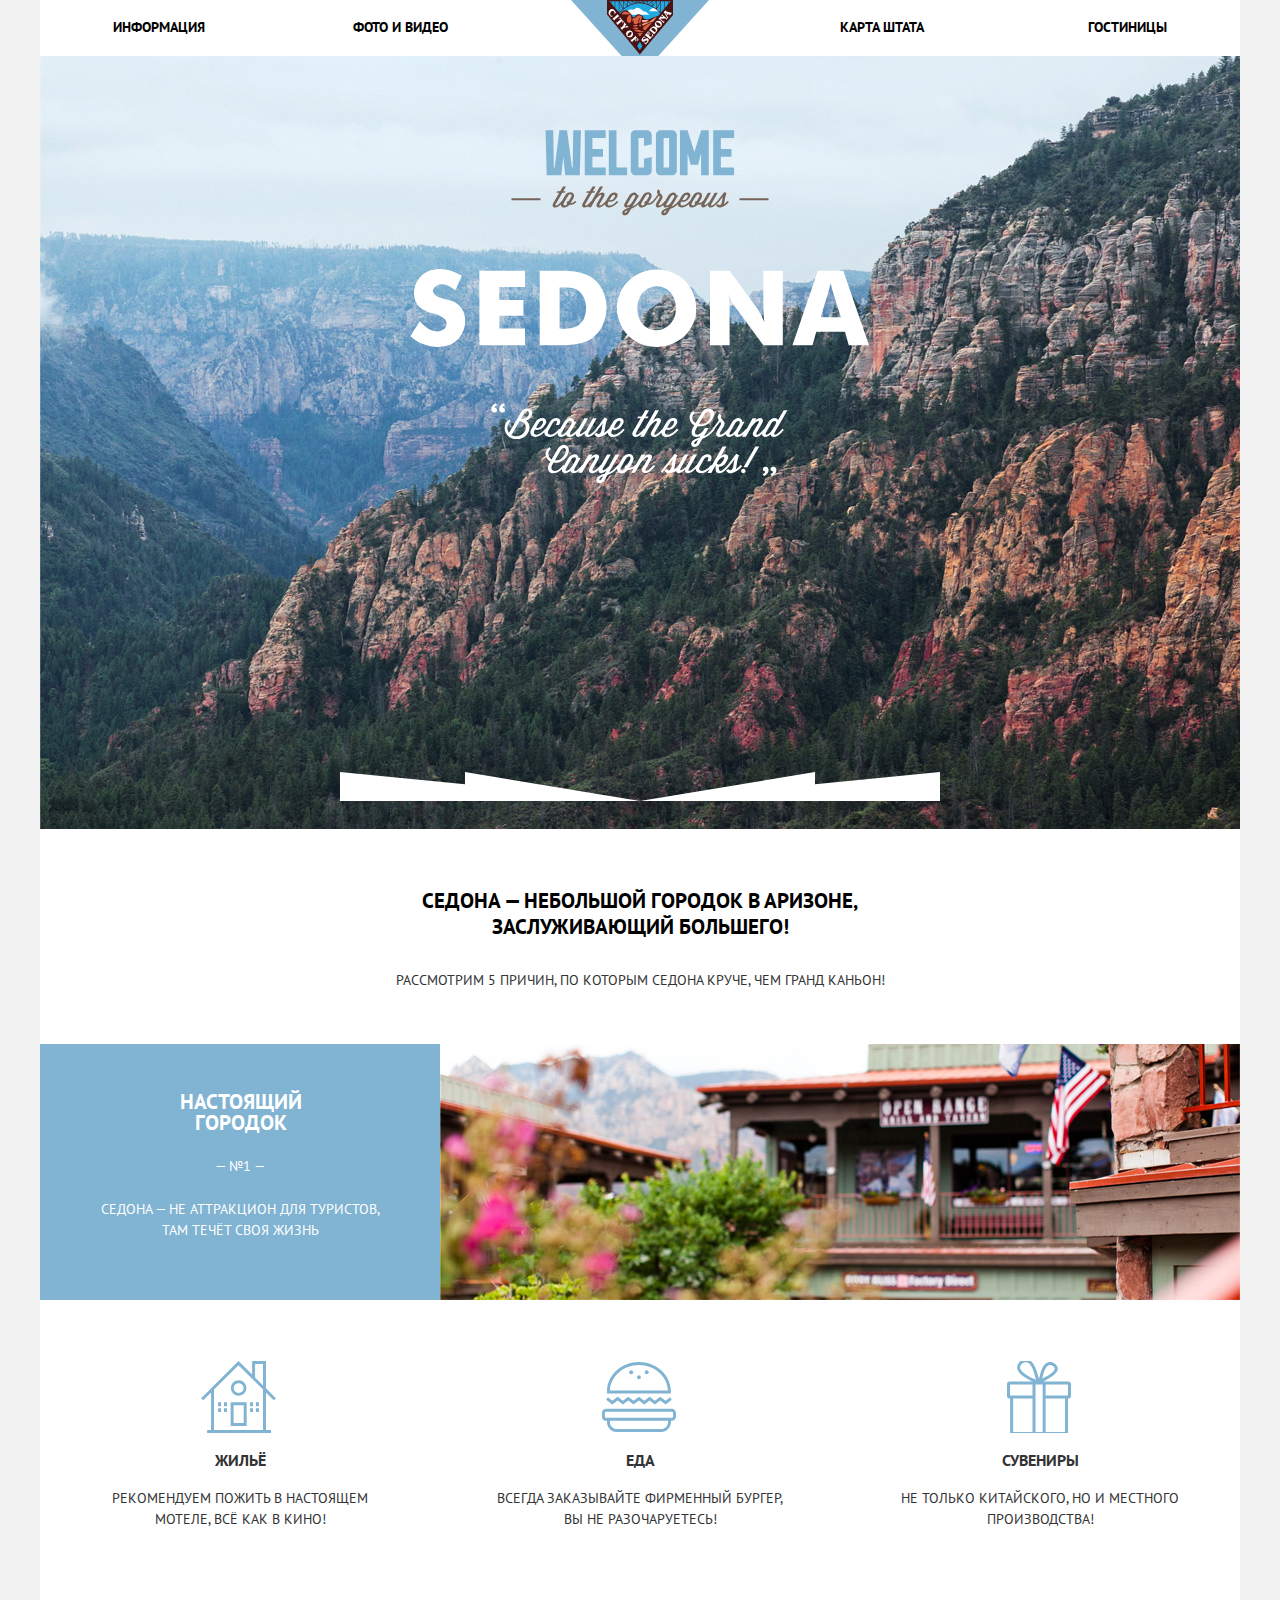
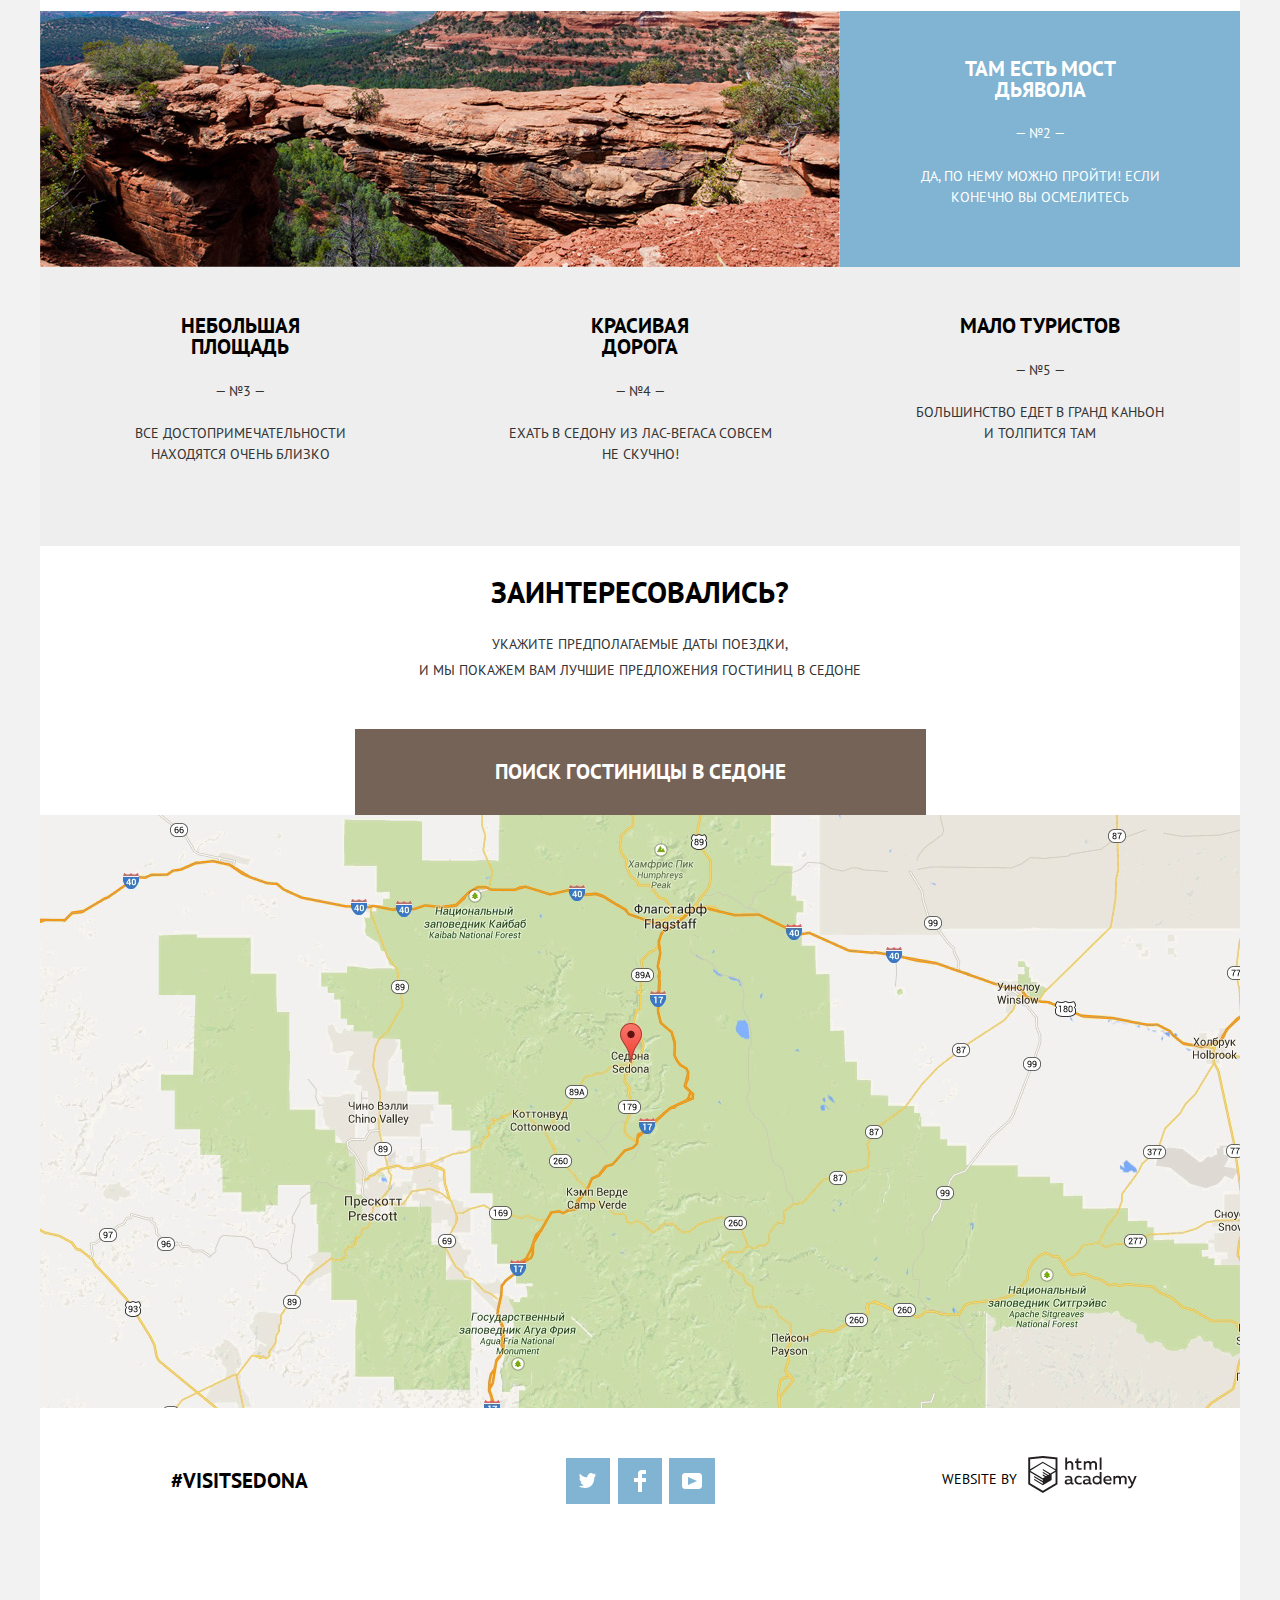
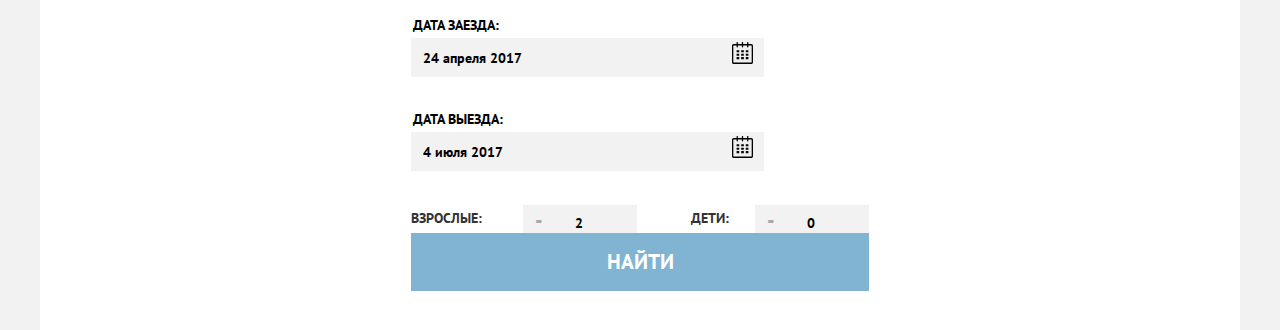
<file: index.html>
<!DOCTYPE html>
<html lang="ru">
  <head>
    <meta charset="utf-8">
    <title>HTML Academy: Седона</title>
    <link href="https://fonts.googleapis.com/css?family=PT+Sans:400,700&amp;subset=cyrillic" rel="stylesheet">
    <link rel="stylesheet" type="text/css" href="css/normalize.css" />
    <link rel="stylesheet" type="text/css" href="css/style.css" />
  </head>
  <body>
<!--      <img class="img-background-absolute" src="img/sedona-index-1200.jpg" alt="">-->
      <div class="big-container">
        <header class="main-header">
          <a class="main-logo"><img src="img/logo-sedona.svg" width="140" height="70" alt="Логотип сайта Седона"></a>
          <nav class="main-navigation">
            <ul class="site-navigation">
              <li class="site-navigation-all site-navigation-info"><a href="info.html">Информация</a></li>
              <li class="site-navigation-all site-navigation-foto"><a href="foto-video.html">Фото и видео</a></li>
              <li class="site-navigation-all site-navigation-map"><a href="map.html">Карта штата</a></li>
              <li class="site-navigation-all site-navigation-hotels"><a href="inner.html">Гостиницы</a></li>
            </ul>  
          </nav>
        </header>
        <main class="container">
          <img class="main-image" src="img/background.jpg" alt="">
          <img class="welcome" src="img/intro-welcome.svg" alt="">
          <img class="white-mask" src="img/intro-mask.svg" alt="">
          <!--- <div class="background-mountain">
            <div class="background-welcome">
              <div class="background-white"></div>
            </div>
          </div> -->
          <div class="container-topic">
            <h1 class="visually-hidden">
              Sedona
            </h1>
            <p class="topic topic1">Седона — небольшой городок в Аризоне, заслуживающий большего!</p>
            <p class="topic-small">Рассмотрим 5 причин, по которым Седона круче, чем гранд каньон!</p>
          </div>
          <section class="reasons">
            <h2 class="visually-hidden">Зачем ехать в Седону?</h2>
            <div class="background-reasons">
              <div class="background-reasons-text">
                <h3 class="caption">Настоящий городок</h3>
                <p class="description">— №1 —</p>
                <p class="description description3">Седона — не аттракцион для туристов, там течёт своя жизнь</p>
              </div>
              <img src="img/sedona-city.jpg" width="800" height="256" alt="Умиротворяющий вид на тихий городок Седона">
            </div>
            <div class="feature">
              <ul class="feature-list">
                <li class="feature-item feature-item-house">
                  <h3 class="future-caption1">Жильё</h3>
                  <p class="future-description description1">Рекомендуем пожить в настоящем мотеле, всё как в кино!</p>
                </li>
                <li class="feature-item feature-item-food">
                  <h3 class="future-caption2">Еда</h3>
                  <p class="future-description description1">Всегда заказывайте фирменный бургер, вы не разочаруетесь!</p>
                </li>
                <li class="feature-item feature-item-gift">
                  <h3 class="future-caption3">Сувениры</h3>
                  <p class="future-description description1">Не только китайского, но и местного производства!</p>
                </li>
              </ul>
            </div>
            <div class="background-reasons background-reasons-nomargin">
              <img src="img/mountane-bridge.jpg" alt="Очень красивый вид на горный мост">
              <div class="background-reasons-text reasons-text-padding">
                <h3 class="caption">Там есть Мост дьявола</h3>
                <p class="description">— №2 —</p>
                <p class="description description3">Да, по нему можно пройти! Если конечно вы осмелитесь</p>
              </div>
            </div>
            <div class="reasons-other">
              <ul class="reasons-other-list">
                <li class="reasons-other-item reasons-other-item-correction1">
                  <h3 class="caption2">Небольшая площадь</h3>
                  <p class="reasons-other-description description2">— №3 —</p>
                  <p class="reasons-other-description description5">Все достопримечательности находятся очень близко</p>
                </li>
                <li class="reasons-other-item reasons-other-item-correction2">
                  <h3 class="caption2">Красивая дорога</h3>
                  <p class="reasons-other-description description2">— №4 —</p>
                  <p class="reasons-other-description description6">Ехать в Седону из Лас-Вегаса совсем не скучно!</p>
                </li>
                <li class="reasons-other-item reasons-other-item-correction3">
                  <h3 class="caption2">Мало туристов</h3>
                  <p class="reasons-other-description description2">— №5 —</p>
                  <p class="reasons-other-description description5">Большинство едет в гранд каньон и толпится там</p>
                </li>
              </ul>
            </div>
          </section>
          <section class="hotel-search">
            <p class="question">Заинтересовались?</p>
            <p class="topic-small topic-small-center">Укажите предполагаемые даты поездки, <br> и мы покажем вам лучшие предложения гостиниц в седоне</p>
            <button class="button button-hotel-search" type="submit">Поиск гостиницы в Седоне</button>
          </section>  
        </main>
          
        <section class="modal modal-map">
          <h2 class="visually-hidden">Как до нас добраться</h2>
          <img src="img/map.jpg" alt="Карта Седоны">
        </section>
          
        <footer class="main-footer">
          <p class="main-footer-box hashtag">#VISITSEDONA</p>
          <ul class="main-footer-box main-footer-container">
            <li class="main-footer-item"><a class="social-icon social-twitter" href="#"><span class="visually-hidden">Иконка твиттера</span></a></li>
            <li class="main-footer-item"><a class="social-icon social-fb" href="#"><span class="visually-hidden">Иконка фейсбука</span></a></li>
            <li class="main-footer-item"><a class="social-icon social-youtube" href="#"><span class="visually-hidden">Иконка ютуба</span></a></li>
          </ul>  
          <div class="main-footer-box footer-copyright">
            <span class="website">Website by</span>
            <a href="https://htmlacademy.ru/intensive/htmlcss">
              <img  class="main-footer-img" src="img/logo-htmlacademy.svg" alt="Html Academy">
            </a>
          </div>
        </footer>

        <section class="modal modal-travel">
          <form class="travel-form" action="https://echo.htmlacademy.ru" method="post">
            <div class="modal-date">
              <p class="travel-item">
                <label class="date-box" for="travel-date-in">Дата заезда:</label>
                <span class="travel-date-all">
                  <input id="travel-date-in" type="text" name="date-in" placeholder="24 апреля 2017">
                  <button class="modal-calendar" type="button"></button>
                </span>
              </p>
            </div>
            <div class="modal-date">
              <p class="travel-item travel-item-out">
                <label class="date-box" for="travel-date-out">Дата выезда:</label>
                <span class="travel-date-all">
                  <input id="travel-date-out" type="text" name="date-out" placeholder="4 июля 2017">
                  <button class="modal-calendar" type="button"></button>
                </span>
              </p>
            </div>
            <div class="travel-form-flex">
              <label class="travel-label-box travel-parent" for="travel-parent">Взрослые:</label>
              <div class="travel-number">
                <button class="button button-travel-item" type="button">-<span class="visually-hidden">Уменьшить количество взрослых на один</span></button>
                <input id="travel-parent" type="text" name="parent" placeholder="2" class="travel-item-input">
                <button class="button button-travel-item" type="button">+<span class="visually-hidden">Увеличить количество взрослых на один</span></button>
              </div>
              <label class="travel-label-box travel-children" for="travel-children">Дети:</label>
              <div class="travel-number">
                <button class="button button-travel-item" type="button">-<span class="visually-hidden">Уменьшить количество детей на один</span></button>
                <input id="travel-children" type="text" name="children" placeholder="0" class="travel-item-input">
                <button class="button button-travel-item" type="button">+<span class="visually-hidden">Увеличить количество детей на один</span></button>
              </div>
            </div>
            <button class="button button-travel-form" type="submit">Найти</button>
          </form>
        </section>
      </div>      
  </body>
</html>
</file>
<file: css/style.css>
body {
  margin: 0;
  padding: 0;

  font-family: "PT Sans", Arial, sans-serif;
  font-size: 14px;
  line-height: 26px;
  font-weight: 700;
  color: #333333;
  text-transform: uppercase;    
  background-color: #f2f2f2;
}

a {
  text-decoration: none;
}

.big-container {
  width: 1200px;
  background-color: #ffffff;
  margin: 0 auto;
}

.container {
  position: relative;
}

.site-navigation {
  list-style: none;
  display: flex;
}

.main-logo {
  position: absolute;
  left: 50%;
  transform: translate(-50%);
}

.site-navigation a {
  color: #000000;
}

.site-navigation a:hover,
.site-navigation a:focus {
  color: #81b3d2;
}

.site-navigation a:active {
  color: rgba(0,0,0,0.3);
}

.site-navigation-all {
  width: 20%;
}

.background-reasons {
  background-color: #81b3d2;
  display: flex;
  margin-bottom: 60px;
}

.background-reasons-nomargin {
  margin-bottom: 0px;
}

.reasons {
  line-height: 21px;
}

.reasons .caption {
  font-size: 21px;
  color: #ffffff;
}

.reasons .description {
  color: #ffffff;
  font-weight: 400;
  margin-bottom: 22px;
}

.reasons-other-item {
  list-style: none;
}

.reasons .caption2 {
  font-size: 21px;
  color: #000000;
  padding-left: 70px;
  padding-right: 70px;
  margin-bottom: 24px;
}

.feature {
  line-height: 21px;
  margin-bottom: 81px;
}

.future-caption {
  font-size: 21px;
  color: #000000;
  margin-top: 29px;
  margin-bottom: 24px;
}

.future-description {
  font-weight: 400;
  color: #333333;
  margin-bottom: 0px;
}

.topic {
  font-size: 21px;
  color: #000000;
}

.hashtag {
  font-size: 21px;
  color: #000000;
}

.hashtag1,
.topic1 {
  margin-bottom: 27px;
}

.hashtag-small,
.topic-small {
  font-weight: 400;
  color: #333333;
  margin-top: 0px;
  margin-bottom: -2px;
}

.hashtag-small-center,
.topic-small-center {
  padding: 0px 220px;
/*
  padding-left: 382px;
  padding-right: 382px;
*/
  text-align: center;
  margin-bottom: 46px;
}

.question {
  font-size: 30px;
  color: #000000;
  margin-top: 0px;
  margin-bottom: 26px;
}

.sort-result {
  font-size: 21px;
  color: #000000;
}

.button {
  font-weight: bold;
  font-size: 21px;
  color: #ffffff;
  text-transform: uppercase;
  border: none;
}

.button-hotel-search {
  background-color: #766357;
  padding: 31px 140px;
}

.button-hotel-search:hover {
  background-color: #604e43;
  cursor: pointer;
}

.button-hotel-search:focus {
  background-color: #503e33;
  color: rgba(255, 255, 255, 0.3);
}

.button-travel-form {
  background-color: #81b3d2;
  padding: 0px;
  width: 458px;
  height: 58px;
  margin-top: auto;
  position: absolute;
  top: 282px;
}

.button-travel-form:hover {
  background-color: #669ec0;
  cursor: pointer;
}

.button-travel-form:focus {
  background-color: #5496bd;
  color: rgba(255, 255, 255, 0.3);
}

.button-sort {
  font-size: 12px;
  color: rgba(0,0,0,0.3);
  border-bottom: 1px dotted #81b3d2;
  font-weight: 400;
  line-height: 18px;
  margin-right: 33px;
  margin-top: 6px;
}

.button-sort:hover {
  color: rgba(129,179,210,1);
}

.button-sort:focus {
  color: rgba(0,0,0,1);
  border-bottom: none;
}

.button-sort-active, 
.button-sort-active:hover,
.button-sort-active:active, 
.button-sort-active:focus {
  color: rgba(129,179,210,1);
  border: none;
  margin-left: 2px;
  margin-top: 6px;
}


.button-hotel-list {
  color: #000000;
}

.button-hotel-list:hover {
  color: #81b3d2;
}

.button-hotel-list:focus {
  color: #000000;
  opacity: 0.3;
}

.button-filter {
  background-color: transparent;
  border: 2px solid #ffffff;
  font-weight: 400;
  padding: 11px 35px;
  border-radius: 3px;
  font-size: 14px;
}

.button-filter:hover {
  background-color: #ffffff;
  color: #000000;
}

.button-detail {
  background-color: #81b3d2;
  padding: 5px 16px;
  font-size: 14px;
  margin-right: 4px;
}

.button-detail:hover {
  background-color: #669ec0;
}

.button-detail:focus {
  background-color: #5496bd;
  color: rgba(255, 255, 255, 0.3);
}

.button-occupy {
  background-color: #766357;
  padding: 5px 16px;
  font-size: 14px;
}

.button-occupy:hover {
  background-color: #604e43;
}

.button-occupy:focus {
  background-color: #503e33;
  color: rgba(255, 255, 255, 0.3);
}

.button-main-footer {
  color: #ffffff;
  background-color: #81b3d2;
  margin-right: 6px;
}

.button-main-footer:hover {
  color: #ffffff;
  background-color: #669ec0;
  cursor: pointer;
}

.button-main-footer:focus {
  background-color: #5496bd;
  color: rgba(255, 255, 255, 0.3);
}

.travel-item {
  color: #000000;
}

.travel-item input {
  padding-top: 11px;
  padding-bottom: 11px;
  padding-left: 12px;
  padding-right: 144px;
  margin-top: -6px;
  border: none;
  background-color: #f2f2f2;
}

.travel-date-all {
  display: inline-block;
  background-color: #f2f2f2;
  padding-top: 4px;
}

.date-box {
  display: inline-block;
  width: 100px;
  margin-right: 7px;
  margin-top: 0px;
  margin-left: 2px;
}

.website {
  color: #000000;
  font-weight: 400;
  margin-right: -3px;
}

::-webkit-input-placeholder {
  color: #000000;
  font-weight: bold;
}
:-moz-input-placeholder {
  color: #000000;
  font-weight: bold;
}
::-moz-input-placeholder {
  color: #000000;
  font-weight: bold;
}
:-ms-input-placeholder {
  color: #000000;
  font-weight: bold;
}

.filter {
  color: #ffffff;
  line-height: 31px;
  display: flex;
  margin-bottom: 30px;
  padding-left: 73px;
  padding-right: 73px;
  background-image: url(../img/background-inner.jpg);
  background-repeat: no-repeat;
  background-position: 50% 50%;
  height: 217px;
  background-size: 1200px auto;
}

.filter-caption {
  font-size: 16px;
  line-height: 21px;
}

.filter-option {
  font-weight: 400;
  list-style: none;
  margin-bottom: 16px;
 /* background-image: url(../img/checkbox-on.svg);
  background-repeat: no-repeat;*/
}

.filter-label {
  line-height: 21px;
  margin-left: 16px;
}

.filter-label-margin {
  margin-left: 20px;
}

[type="checkbox"], [type="radio"] {
  margin-left: 6px;
}

.text-sort {
  font-size: 12px;
  line-height: 18px;
  font-weight: 400;
  margin-left: 52px;
  margin-right: 38px;
  margin-top: 6px;
}

.hotels {
  margin-bottom: 38px;
}

.hotels-item {
  list-style: none;
  display: flex;
  margin-left: 73px;
  margin-right: 73px;
  height: 151px;
}

.hotels-item-text {
  display: inline-block;
  font-weight: 400;
  margin-right: 36px;
  margin-left: -1px;
  margin-top: 3px;
}

.hotels-item-text2 {
  margin-left: 25px;
}

.hotels-item-text3 {
  margin-left: -18px;
}

.hotels-button {
  display: block;
  margin-top: 12px;
}

.hotel-list-info {
  color: #333333;
  margin-left: 30px;
  margin-top: 41px;
}

.hotels-list-image {
  margin-top: 47px;
}

.hotels-list-comment {
  display: flex;
  margin-left: auto;
}

.hotels-list {
  padding-left: 0px;
}

.rank {
  color: #666666;
  font-weight: 400;
  line-height: 21px;
  background-color:  #f2f2f2;
  padding: 5px 14px 5px 17px;
  margin-top: 46px;
  margin-right: -3px;
}

/*Не понимаю почему не переопределяется на active-page, раньше все нормально работало (применялись стили для ссылки на активной странице)*/

.active-page a, 
.active-page a:hover,
.active-page a:active, 
.active-page a:focus {
  color: rgba(118,99,87,1); 
}

.visually-hidden {
  display: none;
}

/*
.future-caption {
  font-size: 21px;
  color: #000000;
  margin-top: 29px;
  margin-bottom: 24px;
}
*/

.future-caption1::after {
  content: "";
  position: absolute;
  top: -73px;
  left: 161px;
  width: 75px;
  height: 72px;
  background-image: url(../img/icon-1.svg);
  background-repeat: no-repeat;
  background-position: 50% 50%;
}

.future-caption2::after {
  content: "";
  position: absolute;
  top: -73px;
  left: 161px;
  width: 75px;
  height: 72px;
  background-image: url(../img/icon-2.svg);
  background-repeat: no-repeat;
  background-position: 50% 50%;
}

.future-caption3::after {
  content: "";
  position: absolute;
  top: -73px;
  left: 161px;
  width: 75px;
  height: 72px;
  background-image: url(../img/icon-3.svg);
  background-repeat: no-repeat;
  background-position: 50% 50%;
}

.social-twitter::before {
  content: "";
  position: absolute;
  top: 0px;
  left: 127px;
  width: 44px;
  height: 46px;
  background-image: url(../img/twitter.svg);
  background-repeat: no-repeat;
  background-position: 50% 50%;
  background-color: rgba(129, 179, 210, 1);
}

/*Опасити работает только на фон, на саму svg картинку нет, и первый и второй вариант*/

.social-twitter:hover::before,
.social-fb:hover::before,
.social-youtube:hover::before {
  background-color: rgba(102, 158, 192, 1);
  color: rgba(255, 255, 255, 0.3);
/*
  color: #669ec0;
  opacity: 0.3;
*/
}

.social-twitter:focus::before,
.social-twitter:active::before,
.social-fb:focus::before,
.social-fb:active::before,
.social-youtube:focus::before,
.social-youtube:active::before {
  background-color: #5496bd;
    
/*
    Опасити влияет только на фон, а не на саму картинку, как сделать?
  opacity: 0.3;
*/
}

.social-fb::before {
  content: "";
  position: absolute;
  top: 0px;
  left: 179px;
  width: 44px;
  height: 46px;
  background-image: url(../img/fb-icon.svg);
  background-repeat: no-repeat;
  background-position: 50% 50%;
  background-color: rgba(129, 179, 210, 1);
}

.social-youtube::before {
  content: "";
  position: absolute;
  top: 0px;
  left: 230px;
  width: 46px;
  height: 46px;
  background-image: url(../img/youtube.svg);
  background-repeat: no-repeat;
  background-position: 50% 50%;
  background-color: rgba(129, 179, 210, 1);
}

/*
.social-icon {
  background-color: #81b3d2;
  background-repeat: no-repeat;
  background-position: 50% 50%;
  color: rgba(255, 255, 255, 1);
  width: 46px;
  height: 48px;
}

.social-icon:hover {
  background-color: #669ec0;
  cursor: pointer;
}

.social-icon:focus {
  background-color: #5496bd;
  color: rgba(255, 255, 255, 0.3);
}

.social-icon:active {
  background-color: #5496bd;
  color: rgba(255, 255, 255, 0.3);
}

.social-twitter {
  background-image: url(../img/twitter.svg);
}

.social-fb {
  background-image: url(../img/fb-icon.svg);
}

.social-youtube {
  background-image: url(../img/youtube.svg);
}
*/

.modal-travel {
  width: 458px;
  height: 276px;
  margin: 0 auto;
  padding: 47px 55px 56px 55px;
  position: relative;
}

.modal-travel-number {
  
}

.structure-list {
  padding-left: 0px;
}

.structure-list-width {
  width: 140px;
}

.cost-input {
  height: 36px;
  margin-bottom: 20px;
  border: 2px solid #ffffff;
  border-radius: 2px;
}

.icon {
  background-repeat: no-repeat;
  background-position: 50% 50%;
  height: 72px;
}

.welcome {
  position: absolute;
  top: 74px;
  left: 50%;
  transform: translate(-50%);
  width: 460px;
  height: auto;
}

.white-mask {
  position: absolute;
  top: 716px;
  left: 50%;
  transform: translate(-50%);
}

.main-image {
  margin-bottom: 30px;
}


/*.background-mountain {
  background-image: url(../img/background.jpg);
  background-repeat: no-repeat;
  background-position: 50% 21%;
  height: 510px;
  margin-bottom: 37px;
}

.background-welcome {
  background-image: url(../img/intro-welcome.svg);
  background-repeat: no-repeat;
  background-position: 50% 49%;
  background-size: 458px 352px;
  height: 510px;
}

.background-white {
  background-image: url(../img/intro-mask.svg);
  background-repeat: no-repeat;
  background-position: bottom;
  height: 510px;
}*/

.star {
  background-image: url(../img/star.svg);
  background-repeat: no-repeat;
  margin-left: 5px;
  width: 18px;
  height: 17px;
}

.travel-number{
  background-color: #f2f2f2;
  color: #a9a9a9;
}

.button-travel-item {
  background-color: #f2f2f2;
  color: #a9a9a9;
  padding: 4px 12px;
}

.travel-number .travel-item-input {
  width: 40px;
  text-align: center;
  border: none;
  background-color: #f2f2f2;
  padding: 10px 0px;
  margin-top: -4px;
}

.travel-item-out {
  margin-top: 17px;
}

.travel-form-flex {
  display: flex;
  margin-top: 22px;
}

.travel-label-box {
  display: inline-block;
  width: 100px;
}

.travel-children {
  margin-left: 54px;
  margin-right: -36px;
}

.travel-parent {
  margin-right: 12px; 
}

.modal-calendar {
  background-image: url(../img/calendar.svg);
  width: 21px;
  height: 22px;
  color: #a9a9a9;
  margin-top: 0px;
  margin-left: 0px;
  margin-right: 11px;
  border: none;
}

.modal-date {
  display: flex;
  align-items: center;
  margin-bottom: -2px;
}

.icon-up-dir {
  background-image: url(../img/icon-up-dir.svg);
  width: 11px;
  height: 10px;
  opacity: 0.3;
}

.icon-down-dir {
  background-image: url(../img/icon-down-dir.svg);
  width: 11px;
  height: 10px;
  opacity: 0.3;
  margin-left: 11px;
}

.icon-up-dir:hover,
.icon-down-dir:hover {
  opacity: 1;
}

.icon-up-dir:focus,
.icon-up-dir:active,
.icon-down-dir:focus,
.icon-down-dir:active {
/*  background-color: #81b3d2;*/
}

.active-link,
.active-link:hover,
.active-link:active,
.active-link:focus {
  color: #81b3d2;
  opacity: 1;
}

/*Свойства для формы сортировки стоимости*/

.filter-range {
  width: 330px;
  color: #ffffff;
  text-transform: uppercase;
}

.filter-range-title {
  margin-bottom: 5px;
  font-weight: 600;
  font-size: 16px;
  line-height: 21px;
  margin-left: 1px;
}

.price-controls {
  position: relative;
  height: 32px;
  margin-bottom: 20px;
  font-size: 0;
  border: 2px solid #ffffff;
  border-radius: 2px;
}

.price-controls::after {
  content: "";
  position: absolute;
  top: 50%;
  left: 50%;
  width: 2px;
  height: 22px;
  background: #ffffff;
  transform: translate(-50%, -50%);
}

.price-controls label {
  display: inline-block;
  font-size: 14px;
  line-height: 38px;
  vertical-align: top;
  cursor: pointer;
}

.price-controls .min-price,
.price-controls .max-price {
  width: 80px;
  margin-top: -4px;
  padding-left: 65px;
}

.price-controls input {
  width: 50px;
  margin: 0;
  color: inherit;
  font: inherit;
  background: none;
  border: none;
}

.range-controls {
  position: relative;
  margin-bottom: 32px;
}

.range-controls .scale {
  height: 2px;
  background: rgba(255, 255, 255, 0.3);
}

.range-controls .bar {
  width: 80%;
  height: 2px;
  background: #ffffff;
}

.range-toggle {
  position: absolute;
  top: -9px;
  width: 4px;
  height: 4px;
  background: #ababab;
  border: 8px solid #ffffff;
  border-radius: 50%;
  box-shadow: 0 2px 1px 0 rgba(0, 1, 1, 0.2);
  cursor: pointer;
}

.range-toggle:hover {
  background: #1c4f80;
}

.range-toggle-min {
  left: 0;
}

.range-toggle-max {
  left: 80%;
}

.btn-transparent {
  display: block;
  width: 138px;
  margin-left: 83px;
  padding: 6px 35px;
  font-size: 14px;
  line-height: 20px;
  color: #ffffff;
  text-transform: uppercase;
  background: transparent;
  border: 2px solid #ffffff;
  border-radius: 2px;
  cursor: pointer;
}

.btn-transparent:hover {
  color: #000000;
  background: #ffffff;
}

/*Стили для сеток*/

.main-navigation {
  padding-top: 14px;
  padding-bottom: 18px;
}

.main-navigation .site-navigation {
  padding: 0;
  margin: 0;
  margin-bottom: -2px;
}

.site-navigation-info {
  margin-left: 73px;
  padding-left: 0px;
}

.site-navigation-foto {
  margin-right: auto;
}

.site-navigation-map {
  margin-left: auto;
  text-align: right;
  padding-right: 3px;
}

.site-navigation-hotels {
  text-align: right;
  margin-right: 73px;
}

.container-hashtag,
.container-topic {
  display: flex;
  flex-direction: column;
  align-items: center;
  margin-bottom: 53px;
  margin-left: 29.5%;
  margin-right: 29.5%;
  text-align: center;
}

.background-reasons-text {
  width: 400px;
  text-align: center;
  padding-left: 60px;
  padding-right: 60px;
}

.reasons-text-padding {
  padding-left: 50px;
  padding-right: 50px;
}

.background-reasons-text .caption {
  padding-left: 75px;
  padding-right: 74px;
  padding-top: 47px;
  margin-top: 0px;
  margin-bottom: 23px;
}

.feature-list {
  display: flex;
  padding-left: 0px;
  list-style: none;
}

.feature-list .feature-item {
  width: 33.3%;
  text-align: center;
  margin-top: 74px;
  padding-left: 50px;
  padding-right: 50px;
  position: relative;
}

.feature-item .description2 {
  margin-top: 0px;
}

.reasons-other {
  margin-bottom: 33px;
  background-color: #eeeeee;
  padding-bottom: 60px;
  padding-top: 27px;
}

.reasons-other-list {
  display: flex;
  padding-left: 0px;
  margin-top: 0px;
  margin-bottom: 0px;
}

.reasons-other-description {
  font-weight: 400;
  color: #333333;
  margin-bottom: 21px;
}

.reasons-other .description5 {
  padding-left: 23px;
  padding-right: 23px;
}

.reasons-other .description6 {
  padding-left: 15px;
  padding-right: 15px;
}

.reasons-other-list .reasons-other-item {
  text-align: center;
  width: 33.3%;
  padding: 0px 50px;
}


/* Отступы вроде один в один, как на макете, а переносы строк все равно получаются другими */

.reasons-other-item-correction2 {
  padding: 0px 0px;
}

/*.reasons-other-item-correction1 {
  padding-left: 72px;
  padding-right: 95px;
}

.reasons-other-item-correction2 {
  padding-left: 50px;
  padding-right: 68px;
}

.reasons-other-item-correction3 {
  padding-left: 78px;
  padding-right: 72px;
}*/

.hotel-search {
  display: flex;
  flex-direction: column;
  align-items: center;
}

.main-footer {
  display: flex;
  justify-content: space-between;
  margin-top: 28px;
  margin-bottom: 36px;
}

.main-footer-item {
  list-style: none;
  width: 100%;
  padding-right: 6px;
}

.main-footer-container {
  padding-left: 4px;
}

.main-footer-box {
  width: 33.3%;
  display: flex;
  justify-content: center;
  position: relative;
}

.main-footer .hashtag {
 margin-top: 24px; 
}

.main-footer .topic {
 margin-top: 24px; 
}

.main-footer-img {
  margin-top: -2px;
  margin-left: 11px;
  width: 115px;
  height: 37px;
}

.footer-copyright {
  align-items: center;
}

.filter-form {
  display: flex;
  width: 100%;
  margin-top: 27px;
  margin-left: 0px;
}

.filter-form .filter-range {
  margin-left: auto;
  margin-left: 345px;
}

.filter-form .house {
  margin-left: 117px;
}

.filter-form-box {
  margin-left: 0px;
  margin-right: 0px;
  padding-left: 0px;
  padding-right: 0px;
  border: none;
}

.sort {
  display: flex;
  align-items: baseline;
  margin-left: 73px;
  margin-right: 73px;
  margin-bottom: 0px;
}

.sort-box {
  display: flex;
}

.sort-box2 {
  margin-left: auto;
}

.container-flex {
  display: flex;
  flex-direction: column;
  margin-left: auto;
  margin-top: 45px;
}


/*Обводки для сеток*/

/*.container2 {
  border: 1px solid red;
}

.filter {
  border: 1px solid green;
}

.modal-travel {
  border: 1px solid red;
}

.modal-date {
  border: 1px solid green;
}*/

.img-background-absolute {
  position: absolute;
  top: 983px;
  left: 312px;
  opacity: 0.8;
}

/*
.background-inner-absolute {
  position: absolute;
  top: 0px;
  left: 72px;
  opacity: 0.5;
}
*/

/*.date-box {
  border: 1px solid red;
}

.travel-label-box {
  border: 1px solid yellow;
}*/

/*
.travel-number {
  border: 1px solid green;
}
*/
</file>
